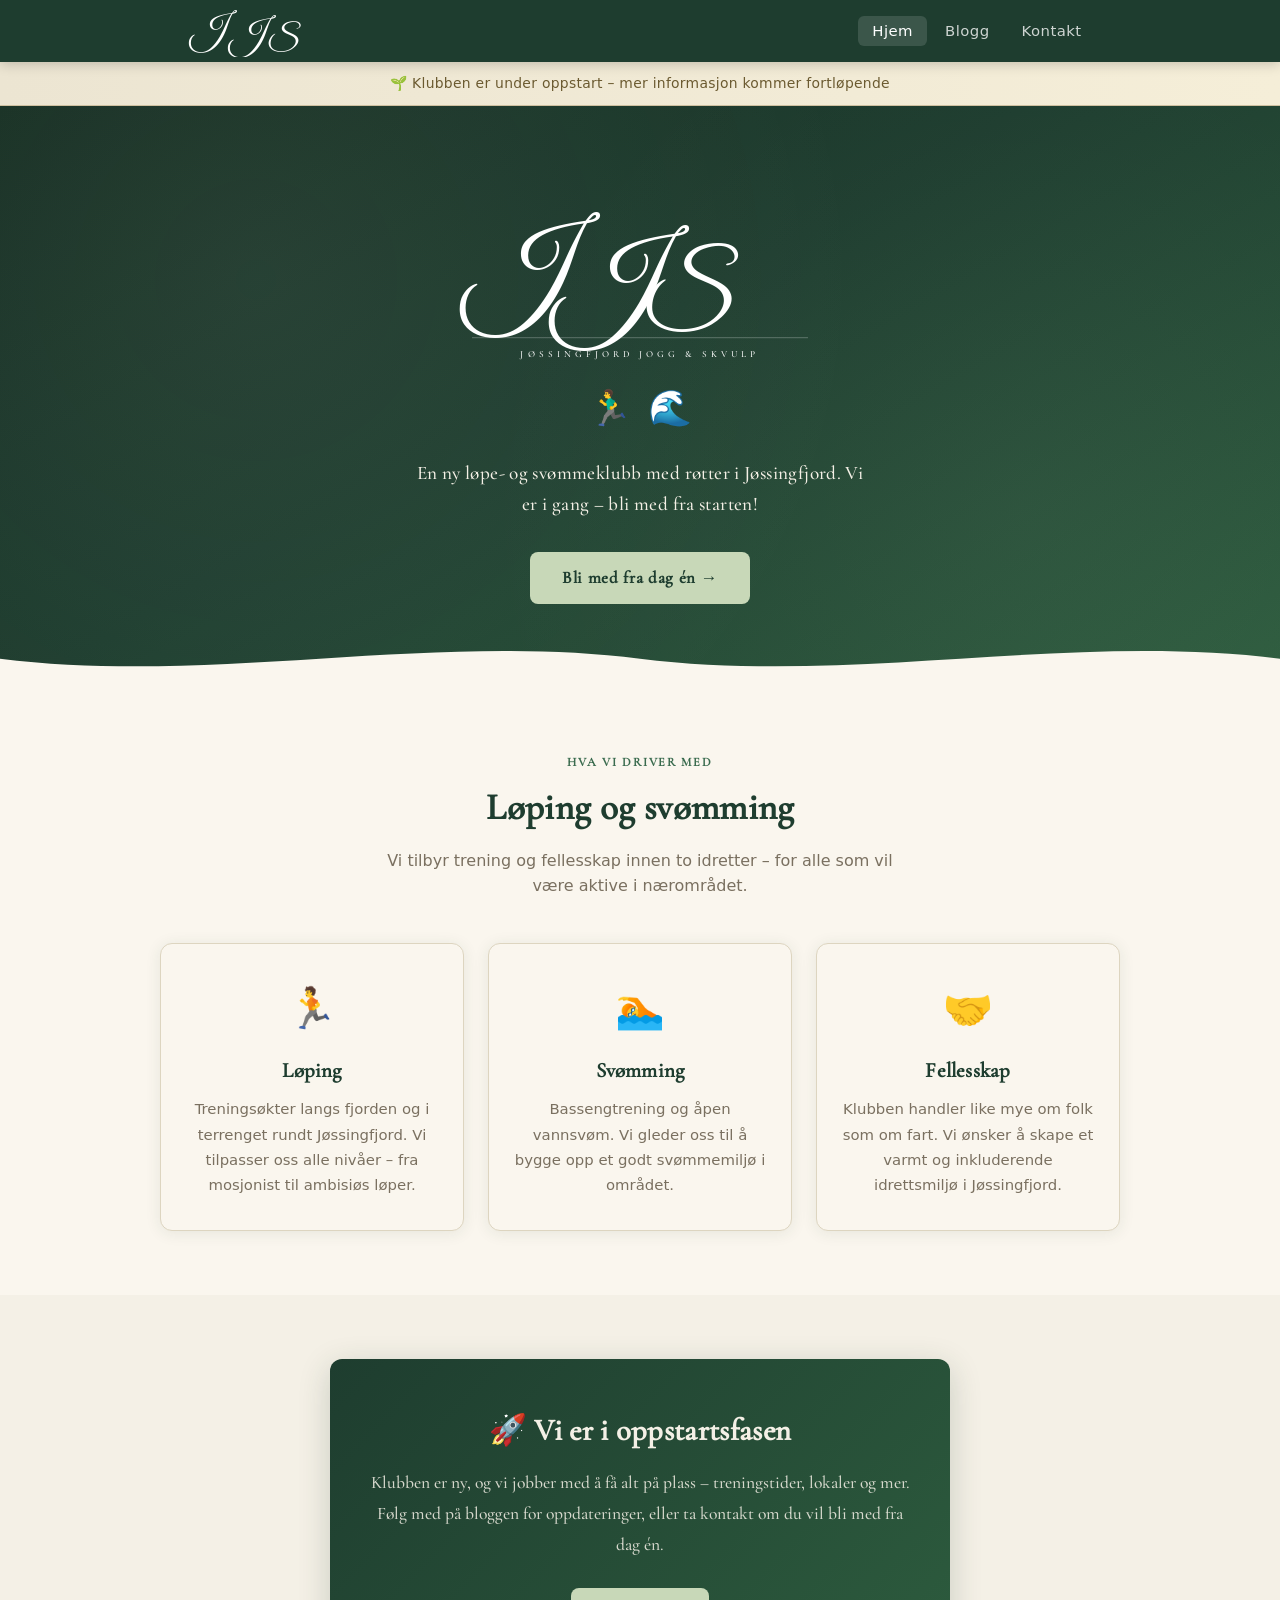
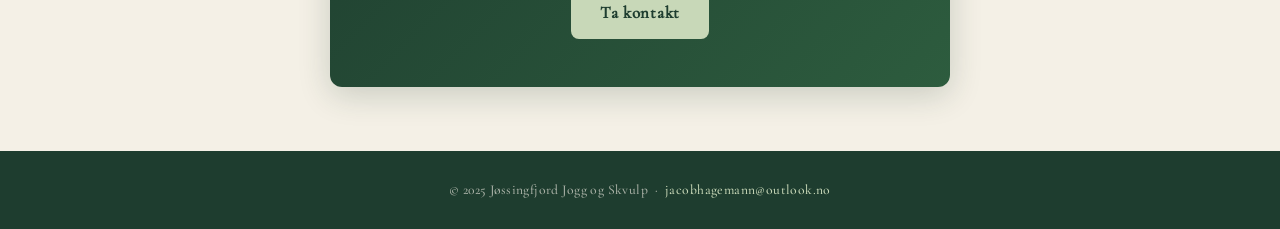
<file: index.html>
<!DOCTYPE html>
<html lang="no">
<head>
  <meta charset="UTF-8">
  <meta name="viewport" content="width=device-width, initial-scale=1.0">
  <title>Jøssingfjord Jogg og Skvulp</title>
  <meta name="description" content="Jøssingfjord Jogg og Skvulp – løpe- og svømmeklubb under oppstart i Jøssingfjord.">
  <link rel="stylesheet" href="css/style.css">
</head>
<body>

<nav>
  <div class="nav-inner">
    <a href="index.html" class="nav-logo">
      <svg class="logo-svg" viewBox="0 0 220 80" xmlns="http://www.w3.org/2000/svg" style="height:52px;width:auto;opacity:0;transition:opacity 0.3s">
        <text x="38" y="52" font-family="'Great Vibes', cursive" font-size="56" font-weight="400" fill="white" text-anchor="middle">J</text>
        <text x="98" y="60" font-family="'Great Vibes', cursive" font-size="56" font-weight="400" fill="white" text-anchor="middle">J</text>
        <text x="152" y="68" font-family="'Great Vibes', cursive" font-size="52" font-weight="400" fill="white" text-anchor="middle">S</text>
      </svg>
    </a>
    <ul class="nav-links">
      <li><a href="index.html" class="active">Hjem</a></li>
      <li><a href="blogg.html">Blogg</a></li>
      <li><a href="kontakt.html">Kontakt</a></li>
    </ul>
    <div class="hamburger" aria-label="Meny" role="button">
      <span></span><span></span><span></span>
    </div>
  </div>
</nav>

<div class="startup-banner">
  🌱 Klubben er under oppstart – mer informasjon kommer fortløpende
</div>

<section class="hero">
  <div class="hero-content">
    <svg class="logo-svg" viewBox="0 0 520 220" xmlns="http://www.w3.org/2000/svg" style="max-width:420px;margin:0 auto;display:block;opacity:0;transition:opacity 0.3s">
      <text x="108" y="118" font-family="'Great Vibes', cursive" font-size="130" font-weight="400" fill="white" text-anchor="middle">J</text>
      <text x="218" y="134" font-family="'Great Vibes', cursive" font-size="130" font-weight="400" fill="white" text-anchor="middle">J</text>
      <text x="318" y="150" font-family="'Great Vibes', cursive" font-size="120" font-weight="400" fill="white" text-anchor="middle">S</text>
      <line x1="52" y1="168" x2="468" y2="168" stroke="white" stroke-width="0.8" opacity="0.4"/>
      <text x="260" y="192" font-family="'Cormorant Garamond', Georgia, serif" font-size="11.5" font-weight="500" fill="white" text-anchor="middle" letter-spacing="5">JØSSINGFJORD JOGG &amp; SKVULP</text>
    </svg>
    <div class="hero-icons">
      <span class="hero-icon-bounce">🏃‍♂️</span>
      <span class="hero-icon-bounce">🌊</span>
    </div>
    <p>En ny løpe- og svømmeklubb med røtter i Jøssingfjord. Vi er i gang – bli med fra starten!</p>
    <a href="kontakt.html" class="hero-btn">Bli med fra dag én →</a>
  </div>
  <div class="hero-wave">
    <svg viewBox="0 0 1440 60" xmlns="http://www.w3.org/2000/svg" preserveAspectRatio="none">
      <path d="M0,30 C240,60 480,0 720,30 C960,60 1200,0 1440,30 L1440,60 L0,60 Z" fill="#faf6ee"/>
    </svg>
  </div>
</section>

<section class="section section-alt">
  <div class="container">
    <div class="section-header reveal">
      <span class="section-label">Hva vi driver med</span>
      <h2>Løping og svømming</h2>
      <p>Vi tilbyr trening og fellesskap innen to idretter – for alle som vil være aktive i nærområdet.</p>
    </div>
    <div class="activity-grid">
      <div class="activity-card reveal reveal-delay-1">
        <span class="activity-icon">🏃</span>
        <h3>Løping</h3>
        <p>Treningsøkter langs fjorden og i terrenget rundt Jøssingfjord. Vi tilpasser oss alle nivåer – fra mosjonist til ambisiøs løper.</p>
      </div>
      <div class="activity-card reveal reveal-delay-2">
        <span class="activity-icon">🏊</span>
        <h3>Svømming</h3>
        <p>Bassengtrening og åpen vannsvøm. Vi gleder oss til å bygge opp et godt svømmemiljø i området.</p>
      </div>
      <div class="activity-card reveal reveal-delay-3">
        <span class="activity-icon">🤝</span>
        <h3>Fellesskap</h3>
        <p>Klubben handler like mye om folk som om fart. Vi ønsker å skape et varmt og inkluderende idrettsmiljø i Jøssingfjord.</p>
      </div>
    </div>
  </div>
</section>

<section class="section">
  <div class="container">
    <div class="startup-box reveal">
      <h2>🚀 Vi er i oppstartsfasen</h2>
      <p>Klubben er ny, og vi jobber med å få alt på plass – treningstider, lokaler og mer. Følg med på bloggen for oppdateringer, eller ta kontakt om du vil bli med fra dag én.</p>
      <a href="kontakt.html" class="startup-btn">Ta kontakt</a>
    </div>
  </div>
</section>

<footer>
  <p>&copy; 2025 Jøssingfjord Jogg og Skvulp &nbsp;·&nbsp; <a href="mailto:jacobhagemann@outlook.no">jacobhagemann@outlook.no</a></p>
</footer>

<script src="js/main.js"></script>
</body>
</html>
</file>
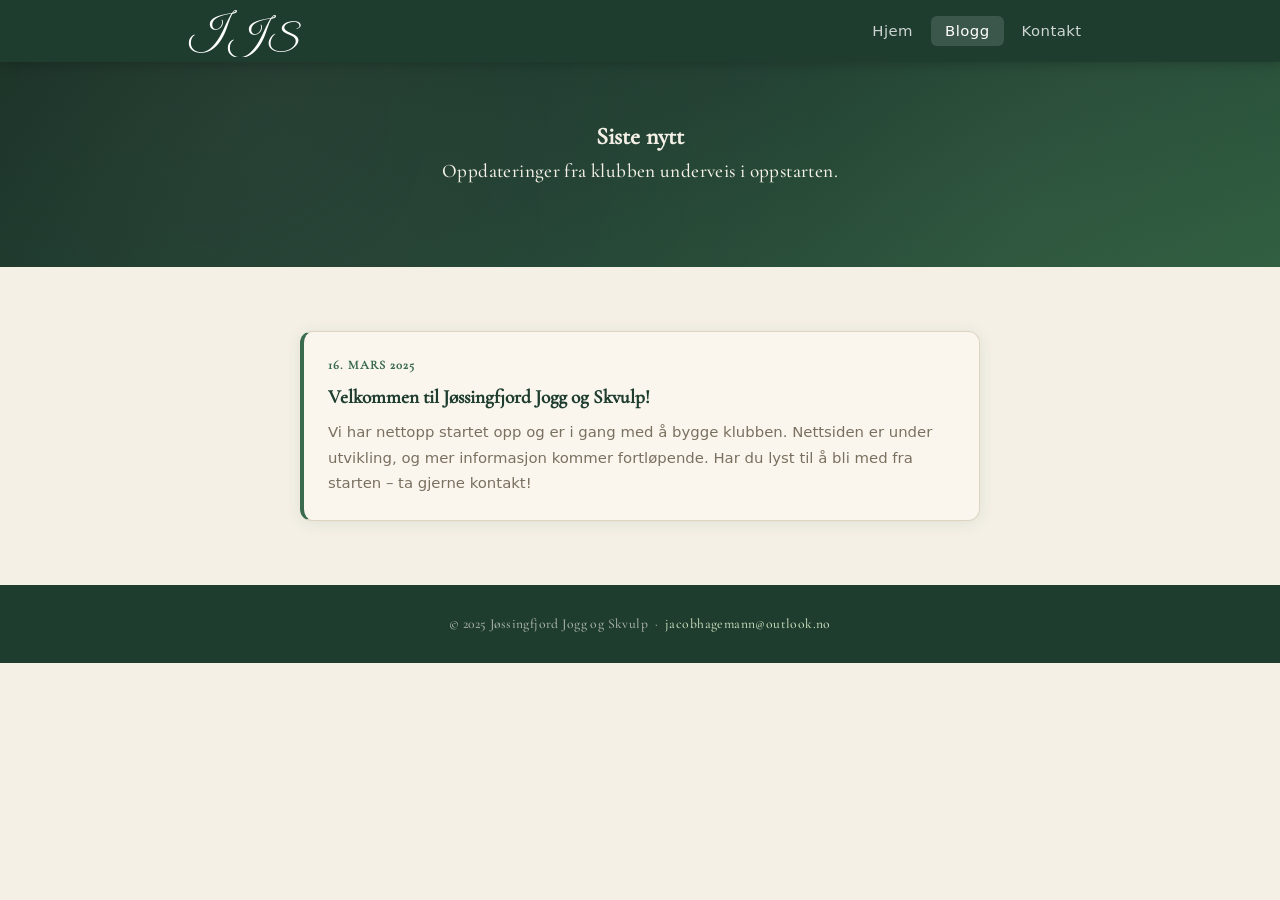
<file: blogg.html>
<!DOCTYPE html>
<html lang="no">
<head>
  <meta charset="UTF-8">
  <meta name="viewport" content="width=device-width, initial-scale=1.0">
  <title>Blogg – Jøssingfjord Jogg og Skvulp</title>
  <meta name="description" content="Siste nytt fra Jøssingfjord Jogg og Skvulp.">
  <link rel="stylesheet" href="css/style.css">
</head>
<body>

<nav>
  <div class="nav-inner">
    <a href="index.html" class="nav-logo">
      <svg class="logo-svg" viewBox="0 0 220 80" xmlns="http://www.w3.org/2000/svg" style="height:52px;width:auto;opacity:0;transition:opacity 0.3s">
        <text x="38" y="52" font-family="'Great Vibes', cursive" font-size="56" font-weight="400" fill="white" text-anchor="middle">J</text>
        <text x="98" y="60" font-family="'Great Vibes', cursive" font-size="56" font-weight="400" fill="white" text-anchor="middle">J</text>
        <text x="152" y="68" font-family="'Great Vibes', cursive" font-size="52" font-weight="400" fill="white" text-anchor="middle">S</text>
      </svg>
    </a>
    <ul class="nav-links">
      <li><a href="index.html">Hjem</a></li>
      <li><a href="blogg.html" class="active">Blogg</a></li>
      <li><a href="kontakt.html">Kontakt</a></li>
    </ul>
    <div class="hamburger" aria-label="Meny" role="button">
      <span></span><span></span><span></span>
    </div>
  </div>
</nav>

<section class="hero" style="padding: 3.5rem 1.5rem 3rem;">
  <h1>Siste nytt</h1>
  <p>Oppdateringer fra klubben underveis i oppstarten.</p>
</section>

<section class="section">
  <div class="container" style="max-width:680px;">

    <div class="blog-list">

      <!-- NYESTE INNLEGG ØVERST -->
      <!-- For å legge til et nytt innlegg, kopier blokken under og lim inn over de andre -->

      <div class="blog-item">
        <div class="blog-item-meta">16. mars 2025</div>
        <h3>Velkommen til Jøssingfjord Jogg og Skvulp!</h3>
        <p>Vi har nettopp startet opp og er i gang med å bygge klubben. Nettsiden er under utvikling, og mer informasjon kommer fortløpende. Har du lyst til å bli med fra starten – ta gjerne kontakt!</p>
      </div>

      <!-- EKSEMPEL PÅ NYTT INNLEGG (slett denne kommentaren når du legger til ekte innhold):

      <div class="blog-item">
        <div class="blog-item-meta">DD. måned ÅÅÅÅ</div>
        <h3>Tittelen på innlegget</h3>
        <p>Teksten her. Du kan skrive så mye du vil.</p>
      </div>

      -->

    </div>

  </div>
</section>

<footer>
  <p>&copy; 2025 Jøssingfjord Jogg og Skvulp &nbsp;·&nbsp; <a href="mailto:jacobhagemann@outlook.no">jacobhagemann@outlook.no</a></p>
</footer>

<script src="js/main.js"></script>
</body>
</html>
</file>
<file: css/style.css>
@font-face {
  font-family: 'Great Vibes';
  src: url('../fonts/GreatVibes.woff2') format('woff2');
  font-weight: 400;
  font-display: block;
}
@font-face {
  font-family: 'Cormorant Garamond';
  src: url('../fonts/CormorantGaramond.woff2') format('woff2');
  font-weight: 500;
  font-display: block;
}

:root {
  --primary: #1e3d2f;
  --accent:  #3a6b4e;
  --light-accent: #edf3ee;
  --bg:      #f4f0e6;        /* varm krem bakgrunn */
  --surface: #faf6ee;        /* eggehvit – aldri ren hvit */
  --text:    #1e3d2f;
  --muted:   #7a7060;
  --border:  #ddd5c0;
  --shadow:  0 2px 16px rgba(30, 61, 47, 0.09);
  --radius:  12px;
}

* { box-sizing: border-box; margin: 0; padding: 0; }
html { scroll-behavior: smooth; }

body {
  font-family: 'Segoe UI', system-ui, -apple-system, sans-serif;
  background: var(--bg);
  color: var(--text);
  line-height: 1.6;
}

h1, h2, h3 {
  font-family: 'Cormorant Garamond', Georgia, serif;
  font-weight: 600;
}

/* ---- NAV ---- */
nav {
  background: var(--primary);
  position: sticky;
  top: 0;
  z-index: 200;
  box-shadow: 0 2px 12px rgba(0,0,0,0.2);
}

.nav-inner {
  max-width: 960px;
  margin: 0 auto;
  display: flex;
  align-items: center;
  justify-content: space-between;
  padding: 0 1.5rem;
  height: 62px;
}

.nav-logo {
  display: flex;
  align-items: center;
  text-decoration: none;
}
.nav-logo img {
  height: 44px;
  width: auto;
  display: block;
}

.nav-links { display: flex; gap: 0.2rem; list-style: none; }

.nav-links a {
  color: rgba(255,255,255,0.78);
  text-decoration: none;
  padding: 0.4rem 0.9rem;
  border-radius: 6px;
  font-size: 0.93rem;
  letter-spacing: 0.03em;
  transition: background 0.2s, color 0.2s;
}
.nav-links a:hover, .nav-links a.active {
  background: rgba(255,255,255,0.13);
  color: #fff;
}

.hamburger {
  display: none;
  flex-direction: column;
  gap: 5px;
  cursor: pointer;
  padding: 0.5rem;
}
.hamburger span {
  display: block; width: 24px; height: 2px;
  background: white; border-radius: 2px; transition: 0.3s;
}

/* ---- HERO ---- */
.hero {
  background: linear-gradient(150deg, #162e22 0%, #1e3d2f 45%, #2d5c3e 100%);
  color: #f4f0e6;
  text-align: center;
  padding: 6rem 1.5rem 5rem;
  position: relative;
  overflow: hidden;
}

.hero::before {
  content: '';
  position: absolute;
  inset: 0;
  background-image:
    radial-gradient(circle at 20% 30%, rgba(244,240,230,0.06) 0%, transparent 55%),
    radial-gradient(circle at 80% 70%, rgba(244,240,230,0.04) 0%, transparent 50%);
  pointer-events: none;
}

.hero-wave {
  position: absolute;
  bottom: -1px; left: 0;
  width: 100%; line-height: 0;
}
.hero-wave svg { display: block; width: 100%; }

.hero-content { position: relative; }

.hero-logo {
  width: min(340px, 80vw);
  margin: 0 auto 1.5rem;
  display: block;
  animation: fadeDown 0.8s ease both;
  filter: drop-shadow(0 4px 18px rgba(0,0,0,0.3));
}

.hero-badge {
  display: inline-block;
  background: rgba(244,240,230,0.12);
  border: 1px solid rgba(244,240,230,0.25);
  border-radius: 20px;
  padding: 0.3rem 1rem;
  font-size: 0.78rem;
  letter-spacing: 0.12em;
  text-transform: uppercase;
  margin-bottom: 1.2rem;
  color: #c8d8b8;
  animation: fadeDown 0.6s ease both;
  font-family: 'Cormorant Garamond', Georgia, serif;
}

.hero p {
  font-size: 1.1rem;
  opacity: 0.82;
  max-width: 460px;
  margin: 0 auto 2rem;
  animation: fadeDown 0.7s 0.2s ease both;
  font-family: 'Cormorant Garamond', Georgia, serif;
  font-size: 1.2rem;
  letter-spacing: 0.02em;
}

.hero-icons {
  font-size: 2.2rem;
  margin-bottom: 1.4rem;
  display: flex;
  justify-content: center;
  gap: 1rem;
  animation: fadeDown 0.7s 0.05s ease both;
}

.hero-icon-bounce {
  display: inline-block;
  animation: bounce 2.8s ease-in-out infinite;
}
.hero-icon-bounce:nth-child(2) { animation-delay: 0.5s; }

@keyframes bounce {
  0%, 100% { transform: translateY(0); }
  50% { transform: translateY(-8px); }
}

.hero-btn {
  display: inline-block;
  background: #c8d8b8;
  color: #1e3d2f;
  text-decoration: none;
  padding: 0.8rem 2rem;
  border-radius: 8px;
  font-weight: 600;
  font-size: 0.95rem;
  font-family: 'Cormorant Garamond', Georgia, serif;
  font-size: 1.05rem;
  letter-spacing: 0.04em;
  transition: transform 0.2s, box-shadow 0.2s, background 0.2s;
  animation: fadeDown 0.7s 0.3s ease both;
}
.hero-btn:hover {
  transform: translateY(-2px);
  box-shadow: 0 6px 20px rgba(0,0,0,0.2);
  background: #daeaca;
}

/* ---- STARTUP BANNER ---- */
.startup-banner {
  background: linear-gradient(90deg, #ece5d2, #f5eed8, #ece5d2);
  border-bottom: 1px solid #cfc0a0;
  text-align: center;
  padding: 0.65rem 1.5rem;
  font-size: 0.87rem;
  color: #6b5a30;
  background-size: 200% 100%;
  animation: shimmer 5s linear infinite;
  letter-spacing: 0.02em;
}

@keyframes shimmer {
  0% { background-position: 100% 0; }
  100% { background-position: -100% 0; }
}

/* ---- SECTIONS ---- */
.section { padding: 4rem 1.5rem; }
.section-alt { background: var(--surface); }
.container { max-width: 960px; margin: 0 auto; }

.section-header { text-align: center; margin-bottom: 2.75rem; }

.section-label {
  display: inline-block;
  color: var(--accent);
  font-weight: 600;
  font-size: 0.77rem;
  letter-spacing: 0.14em;
  text-transform: uppercase;
  margin-bottom: 0.4rem;
  font-family: 'Cormorant Garamond', Georgia, serif;
}

.section-header h2 {
  font-size: clamp(1.7rem, 3vw, 2.3rem);
  color: var(--primary);
  letter-spacing: 0.01em;
}

.section-header p {
  color: var(--muted);
  margin-top: 0.6rem;
  max-width: 520px;
  margin-left: auto;
  margin-right: auto;
  font-size: 1rem;
}

/* ---- ACTIVITY CARDS ---- */
.activity-grid {
  display: grid;
  grid-template-columns: repeat(auto-fit, minmax(240px, 1fr));
  gap: 1.5rem;
}

.activity-card {
  background: var(--surface);
  border-radius: var(--radius);
  box-shadow: var(--shadow);
  border: 1px solid var(--border);
  padding: 2rem 1.5rem;
  text-align: center;
  transition: transform 0.25s, box-shadow 0.25s;
  cursor: default;
}

.activity-card:hover {
  transform: translateY(-5px);
  box-shadow: 0 12px 32px rgba(30,61,47,0.13);
}

.activity-icon {
  font-size: 2.5rem;
  margin-bottom: 0.9rem;
  display: block;
  transition: transform 0.3s;
}
.activity-card:hover .activity-icon { transform: scale(1.12); }

.activity-card h3 {
  color: var(--primary);
  font-size: 1.3rem;
  margin-bottom: 0.6rem;
  letter-spacing: 0.01em;
}

.activity-card p { color: var(--muted); font-size: 0.93rem; line-height: 1.7; }

/* ---- STARTUP BOX ---- */
.startup-box {
  background: linear-gradient(135deg, #1e3d2f 0%, #2d5c3e 100%);
  border-radius: var(--radius);
  color: #f4f0e6;
  padding: 3rem 2.5rem;
  text-align: center;
  max-width: 620px;
  margin: 0 auto;
  box-shadow: 0 8px 32px rgba(30,61,47,0.2);
}

.startup-box h2 {
  font-size: 1.9rem;
  margin-bottom: 0.75rem;
  color: #f4f0e6;
  letter-spacing: 0.01em;
}

.startup-box p {
  opacity: 0.85;
  line-height: 1.75;
  margin-bottom: 1.75rem;
  font-family: 'Cormorant Garamond', Georgia, serif;
  font-size: 1.1rem;
}

.startup-btn {
  display: inline-block;
  background: #c8d8b8;
  color: #1e3d2f;
  text-decoration: none;
  padding: 0.75rem 1.8rem;
  border-radius: 8px;
  font-weight: 600;
  font-family: 'Cormorant Garamond', Georgia, serif;
  font-size: 1.05rem;
  letter-spacing: 0.04em;
  transition: transform 0.2s, box-shadow 0.2s;
}
.startup-btn:hover {
  transform: translateY(-2px);
  box-shadow: 0 6px 16px rgba(0,0,0,0.18);
  background: #daeaca;
}

/* ---- MAP ---- */
#map {
  height: 380px;
  border-radius: var(--radius);
  box-shadow: var(--shadow);
  border: 1px solid var(--border);
  z-index: 1;
}

/* ---- CONTACT CARDS ---- */
.contact-grid {
  display: grid;
  grid-template-columns: repeat(auto-fit, minmax(240px, 1fr));
  gap: 1.25rem;
  margin-bottom: 3rem;
}

.contact-card {
  background: var(--surface);
  border-radius: var(--radius);
  box-shadow: var(--shadow);
  border: 1px solid var(--border);
  padding: 1.75rem 1.5rem;
  text-align: center;
  transition: transform 0.25s, box-shadow 0.25s;
}
.contact-card:hover {
  transform: translateY(-4px);
  box-shadow: 0 10px 28px rgba(30,61,47,0.13);
}

.contact-avatar {
  width: 60px; height: 60px;
  background: linear-gradient(135deg, var(--primary), var(--accent));
  border-radius: 50%;
  display: flex; align-items: center; justify-content: center;
  font-size: 1.5rem;
  margin: 0 auto 1rem;
}

.contact-card h3 {
  color: var(--primary);
  font-size: 1.2rem;
  margin-bottom: 0.2rem;
}

.contact-role {
  font-size: 0.78rem;
  color: var(--accent);
  font-weight: 600;
  text-transform: uppercase;
  letter-spacing: 0.09em;
  margin-bottom: 0.75rem;
  font-family: 'Cormorant Garamond', Georgia, serif;
}

.contact-card a {
  display: inline-block;
  color: var(--muted);
  font-size: 0.87rem;
  text-decoration: none;
  padding: 0.35rem 0.8rem;
  border: 1.5px solid var(--border);
  border-radius: 6px;
  transition: border-color 0.2s, color 0.2s, background 0.2s;
}
.contact-card a:hover {
  border-color: var(--accent);
  color: var(--accent);
  background: var(--light-accent);
}

/* ---- BLOG ---- */
.blog-list { display: flex; flex-direction: column; gap: 1.25rem; }

.blog-item {
  background: var(--surface);
  border-radius: var(--radius);
  box-shadow: var(--shadow);
  border: 1px solid var(--border);
  border-left: 4px solid var(--accent);
  padding: 1.5rem;
  transition: transform 0.2s, box-shadow 0.2s;
}
.blog-item:hover {
  transform: translateX(4px);
  box-shadow: 0 6px 20px rgba(30,61,47,0.11);
}

.blog-item-meta {
  font-size: 0.78rem;
  color: var(--accent);
  font-weight: 600;
  margin-bottom: 0.35rem;
  text-transform: uppercase;
  letter-spacing: 0.08em;
  font-family: 'Cormorant Garamond', Georgia, serif;
}

.blog-item h3 {
  color: var(--primary);
  font-size: 1.2rem;
  margin-bottom: 0.5rem;
}

.blog-item p { color: var(--muted); font-size: 0.93rem; line-height: 1.7; }

/* ---- SCROLL ANIMATIONS ---- */
.reveal {
  opacity: 0;
  transform: translateY(22px);
  transition: opacity 0.65s ease, transform 0.65s ease;
}
.reveal.visible { opacity: 1; transform: translateY(0); }
.reveal-delay-1 { transition-delay: 0.1s; }
.reveal-delay-2 { transition-delay: 0.2s; }
.reveal-delay-3 { transition-delay: 0.3s; }

@keyframes fadeDown {
  from { opacity: 0; transform: translateY(-14px); }
  to   { opacity: 1; transform: translateY(0); }
}

/* ---- FOOTER ---- */
footer {
  background: var(--primary);
  color: rgba(244,240,230,0.65);
  text-align: center;
  padding: 1.75rem 1.5rem;
  font-size: 0.85rem;
  font-family: 'Cormorant Garamond', Georgia, serif;
  letter-spacing: 0.03em;
}
footer a { color: #c8d8b8; text-decoration: none; }
footer a:hover { text-decoration: underline; }

/* ---- RESPONSIVE ---- */
@media (max-width: 600px) {
  .nav-links {
    display: none;
    flex-direction: column;
    position: absolute;
    top: 62px; left: 0; right: 0;
    background: var(--primary);
    padding: 1rem;
    box-shadow: 0 4px 16px rgba(0,0,0,0.2);
  }
  .nav-links.open { display: flex; }
  .hamburger { display: flex; }
  .startup-box { padding: 2rem 1.5rem; }
}
</file>
